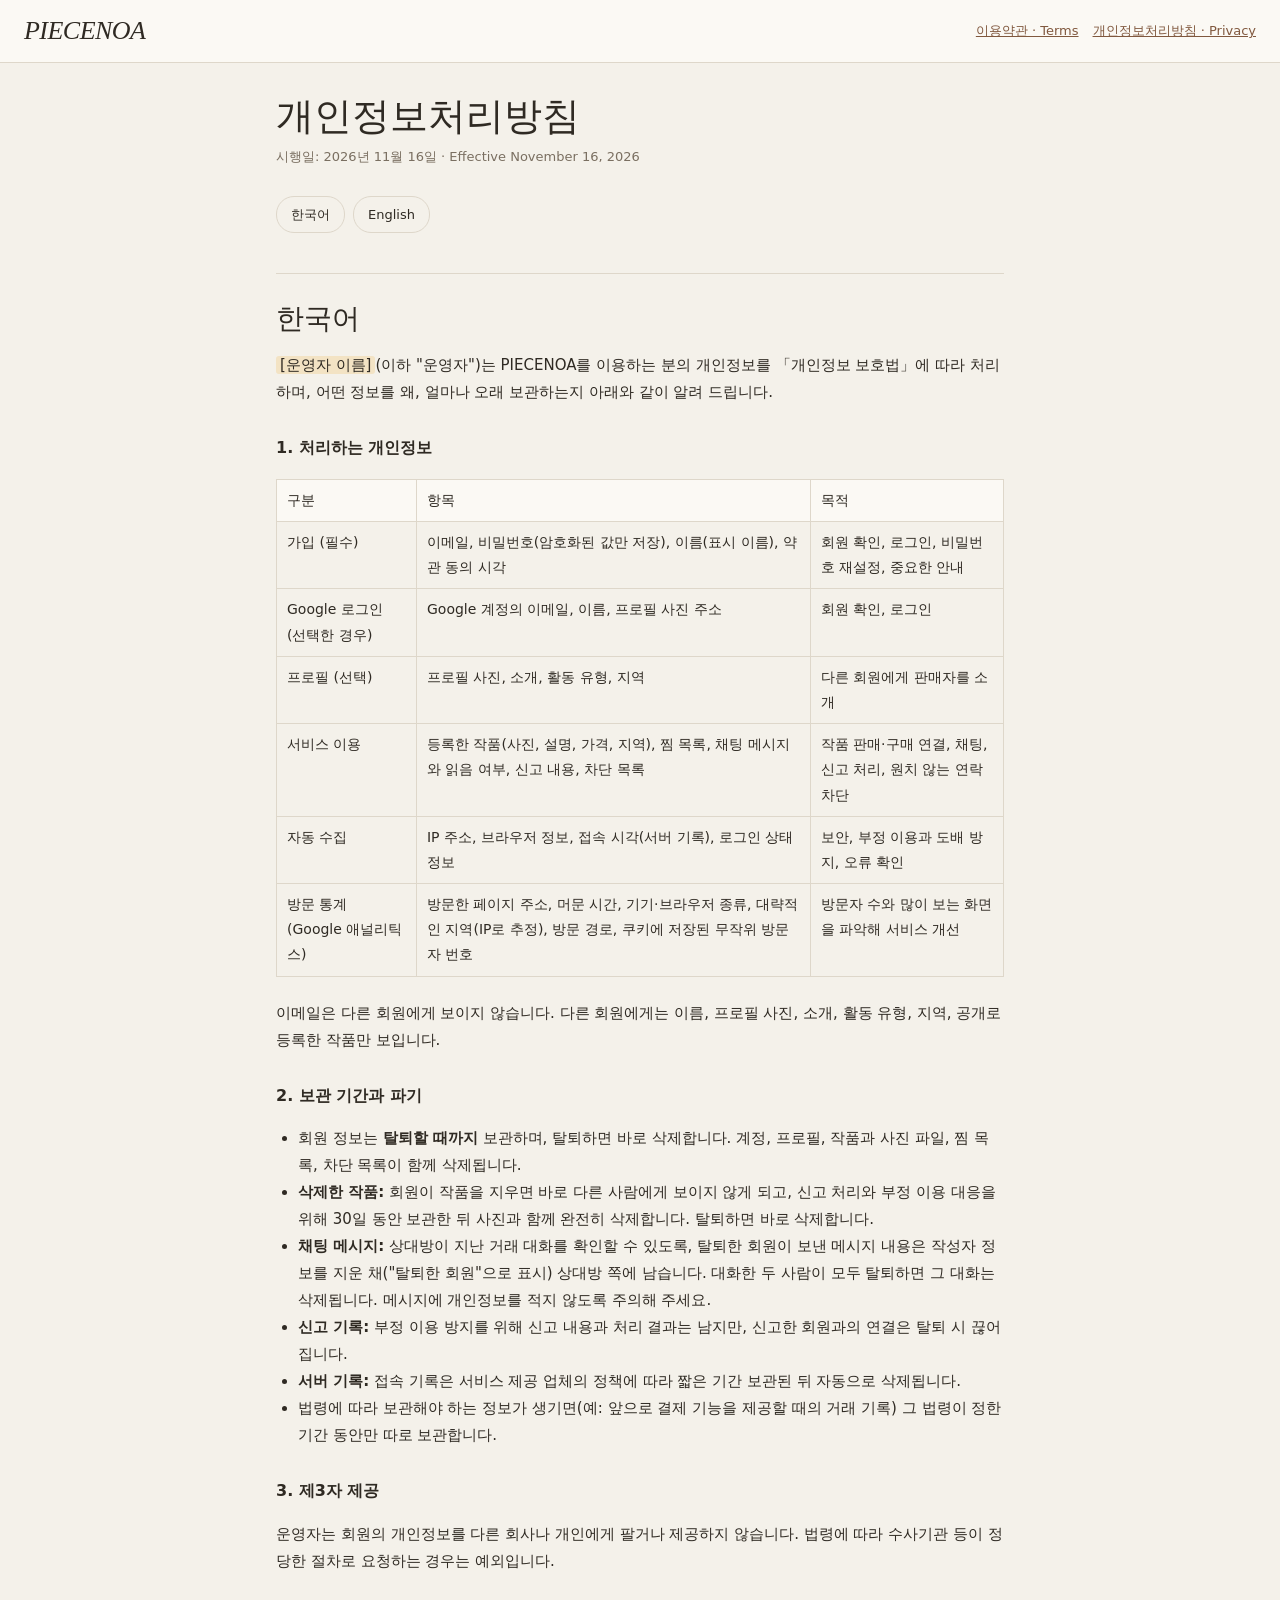
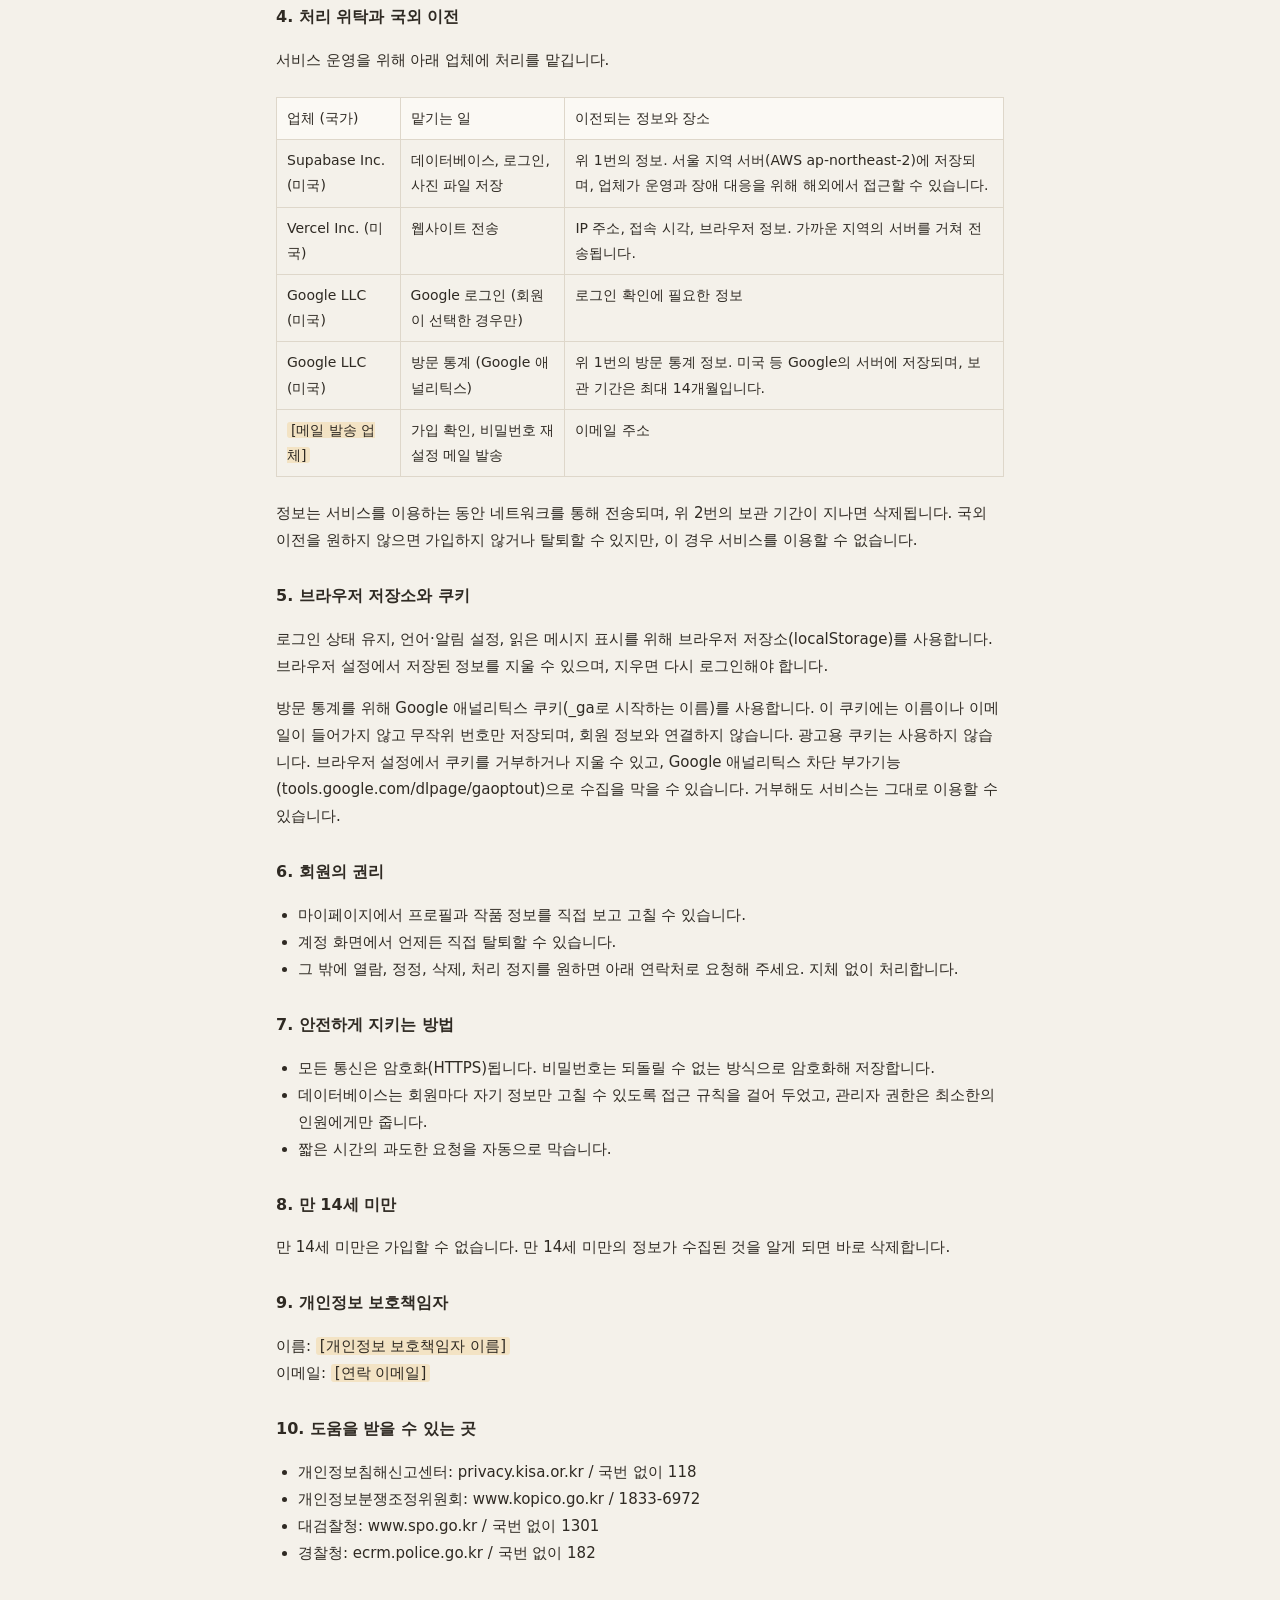
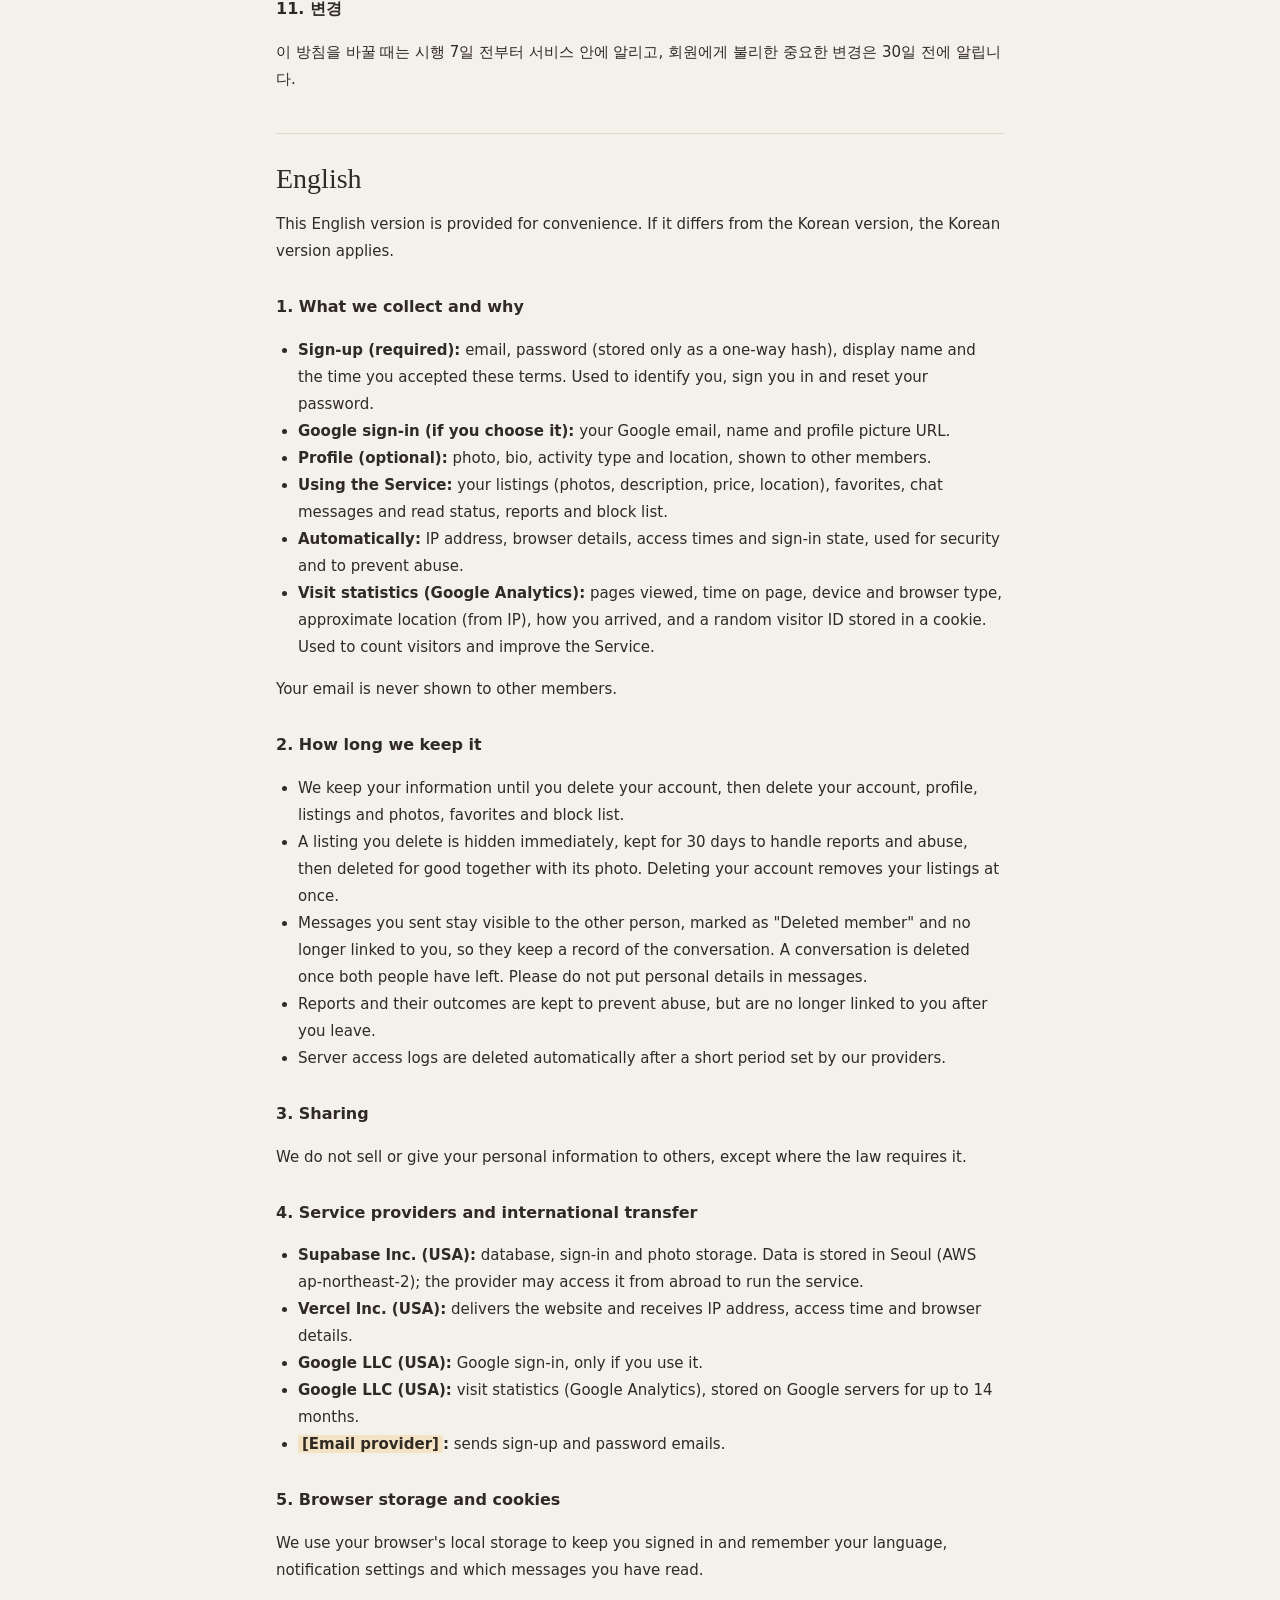
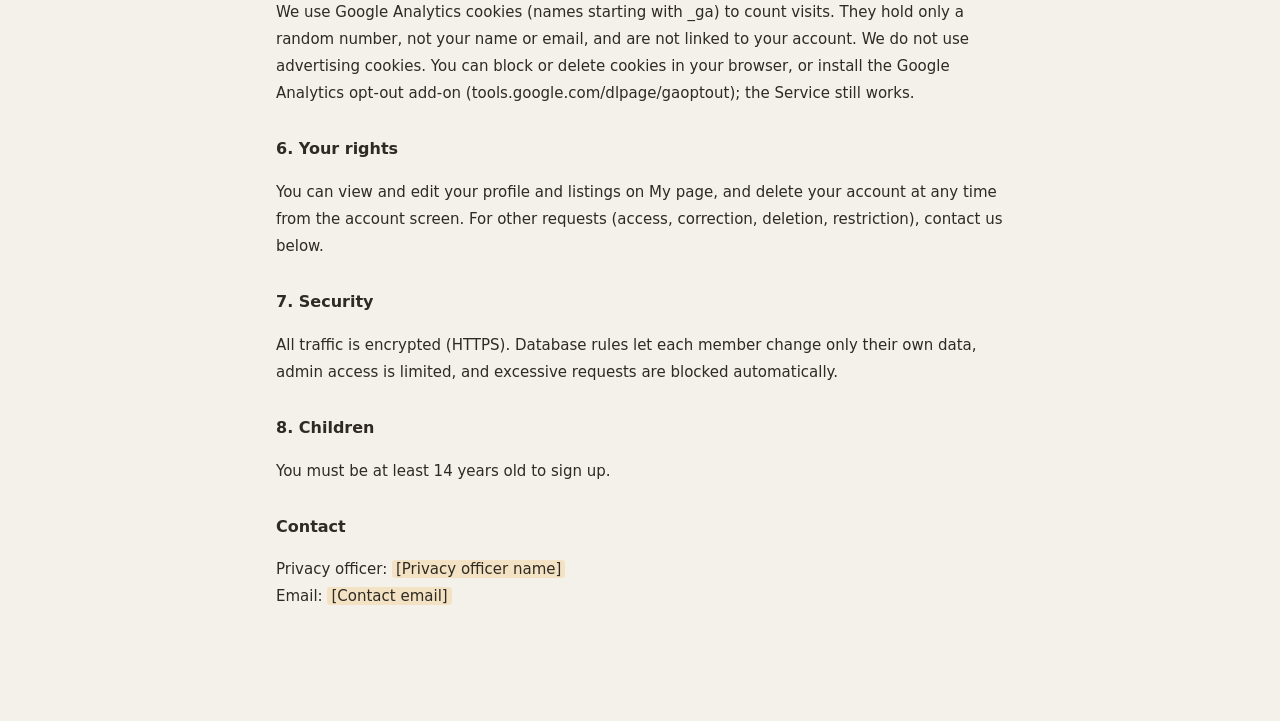
<file: privacy.html>
<!doctype html>
<html lang="ko">
<head>
<meta charset="utf-8">
<!-- Google Analytics 4: runs only on the live site; the address is sent without ?query or #hash so login codes never reach Google. -->
<script>(function(){if(location.hostname!=="piecenoa.vercel.app")return;var id="G-QJEBJ8GX4V";window.dataLayer=window.dataLayer||[];window.gtag=function(){dataLayer.push(arguments)};gtag("js",new Date);gtag("config",id,{page_location:location.origin+location.pathname});var s=document.createElement("script");s.async=true;s.src="https://www.googletagmanager.com/gtag/js?id="+id;document.head.appendChild(s)})();
</script>
<meta name="viewport" content="width=device-width,initial-scale=1">
<title>개인정보처리방침 · PIECENOA</title>
<meta name="description" content="PIECENOA 개인정보처리방침 / Privacy Policy">
<style>:root{--bg:#f4f1ea;--surface:#fbf9f4;--line:#ded7ca;--text:#2f2a23;--muted:#7a6f61;--accent:#80583e;--mark:#f3e3c4;--serif:"Cormorant Garamond",Georgia,serif;--sans:"DM Sans","Pretendard",system-ui,sans-serif}@media(prefers-color-scheme:dark){:root{--bg:#1d1b18;--surface:#25221e;--line:#3d372f;--text:#ece5d8;--muted:#ab9f8d;--accent:#c0a475;--mark:#4a3c22}}*{box-sizing:border-box}html{scroll-behavior:smooth}body{margin:0;background:var(--bg);color:var(--text);font:15px/1.8 var(--sans);-webkit-text-size-adjust:100%}a{color:var(--accent)}.legal-header{display:flex;align-items:center;justify-content:space-between;gap:16px;padding:18px 24px;border-bottom:1px solid var(--line);background:var(--surface)}.legal-brand{font:italic 400 26px/1 var(--serif);letter-spacing:-.02em;color:inherit;text-decoration:none}.legal-header nav{display:flex;gap:14px;font-size:13px}.legal-main{max-width:760px;margin:0 auto;padding:32px 16px 96px}.legal-main h1{font:400 38px/1.15 var(--serif);margin:0 0 6px}.legal-meta{color:var(--muted);font-size:13px;margin:0 0 28px}.legal-lang{display:flex;gap:8px;margin:0 0 32px}.legal-lang a{padding:6px 14px;border:1px solid var(--line);border-radius:18px;text-decoration:none;color:var(--text);font-size:13px}.legal-main section{border-top:1px solid var(--line);padding-top:28px;margin-top:40px}.legal-main h2{font:400 28px/1.2 var(--serif);margin:0 0 16px}.legal-main h3{font-size:16px;margin:28px 0 8px}.legal-main p,.legal-main li{overflow-wrap:anywhere}.legal-main ul,.legal-main ol{padding-left:22px}.legal-main table{width:100%;border-collapse:collapse;font-size:14px;margin:8px 0}.legal-main th,.legal-main td{border:1px solid var(--line);padding:8px 10px;text-align:left;vertical-align:top}.legal-main th{background:var(--surface);font-weight:500}.legal-table{overflow-x:auto}.fill{background:var(--mark);padding:0 4px;border-radius:3px}@media(max-width:640px){.legal-header{padding:14px 16px}.legal-main h1{font-size:32px}}
</style>
<link rel="canonical" href="https://piecenoa.vercel.app/privacy"></head>
<body>
<header class="legal-header">
  <a class="legal-brand" href="./">PIECENOA</a>
  <nav><a href="terms.html">이용약관 · Terms</a><a href="privacy.html" aria-current="page">개인정보처리방침 · Privacy</a></nav>
</header>

<main class="legal-main">
  <h1>개인정보처리방침</h1>
  <p class="legal-meta">시행일: 2026년 11월 16일 · Effective November 16, 2026</p>
  <p class="legal-lang"><a href="#ko">한국어</a><a href="#en" lang="en">English</a></p>

  <section id="ko" lang="ko">
    <h2>한국어</h2>
    <p><span class="fill">[운영자 이름]</span>(이하 "운영자")는 PIECENOA를 이용하는 분의 개인정보를 「개인정보 보호법」에 따라 처리하며, 어떤 정보를 왜, 얼마나 오래 보관하는지 아래와 같이 알려 드립니다.</p>

    <h3>1. 처리하는 개인정보</h3>
    <div class="legal-table"><table>
      <tr><th>구분</th><th>항목</th><th>목적</th></tr>
      <tr><td>가입 (필수)</td><td>이메일, 비밀번호(암호화된 값만 저장), 이름(표시 이름), 약관 동의 시각</td><td>회원 확인, 로그인, 비밀번호 재설정, 중요한 안내</td></tr>
      <tr><td>Google 로그인 (선택한 경우)</td><td>Google 계정의 이메일, 이름, 프로필 사진 주소</td><td>회원 확인, 로그인</td></tr>
      <tr><td>프로필 (선택)</td><td>프로필 사진, 소개, 활동 유형, 지역</td><td>다른 회원에게 판매자를 소개</td></tr>
      <tr><td>서비스 이용</td><td>등록한 작품(사진, 설명, 가격, 지역), 찜 목록, 채팅 메시지와 읽음 여부, 신고 내용, 차단 목록</td><td>작품 판매·구매 연결, 채팅, 신고 처리, 원치 않는 연락 차단</td></tr>
      <tr><td>자동 수집</td><td>IP 주소, 브라우저 정보, 접속 시각(서버 기록), 로그인 상태 정보</td><td>보안, 부정 이용과 도배 방지, 오류 확인</td></tr>
      <tr><td>방문 통계 (Google 애널리틱스)</td><td>방문한 페이지 주소, 머문 시간, 기기·브라우저 종류, 대략적인 지역(IP로 추정), 방문 경로, 쿠키에 저장된 무작위 방문자 번호</td><td>방문자 수와 많이 보는 화면을 파악해 서비스 개선</td></tr>
    </table></div>
    <p>이메일은 다른 회원에게 보이지 않습니다. 다른 회원에게는 이름, 프로필 사진, 소개, 활동 유형, 지역, 공개로 등록한 작품만 보입니다.</p>

    <h3>2. 보관 기간과 파기</h3>
    <ul>
      <li>회원 정보는 <strong>탈퇴할 때까지</strong> 보관하며, 탈퇴하면 바로 삭제합니다. 계정, 프로필, 작품과 사진 파일, 찜 목록, 차단 목록이 함께 삭제됩니다.</li>
      <li><strong>삭제한 작품:</strong> 회원이 작품을 지우면 바로 다른 사람에게 보이지 않게 되고, 신고 처리와 부정 이용 대응을 위해 30일 동안 보관한 뒤 사진과 함께 완전히 삭제합니다. 탈퇴하면 바로 삭제합니다.</li>
      <li><strong>채팅 메시지:</strong> 상대방이 지난 거래 대화를 확인할 수 있도록, 탈퇴한 회원이 보낸 메시지 내용은 작성자 정보를 지운 채("탈퇴한 회원"으로 표시) 상대방 쪽에 남습니다. 대화한 두 사람이 모두 탈퇴하면 그 대화는 삭제됩니다. 메시지에 개인정보를 적지 않도록 주의해 주세요.</li>
      <li><strong>신고 기록:</strong> 부정 이용 방지를 위해 신고 내용과 처리 결과는 남지만, 신고한 회원과의 연결은 탈퇴 시 끊어집니다.</li>
      <li><strong>서버 기록:</strong> 접속 기록은 서비스 제공 업체의 정책에 따라 짧은 기간 보관된 뒤 자동으로 삭제됩니다.</li>
      <li>법령에 따라 보관해야 하는 정보가 생기면(예: 앞으로 결제 기능을 제공할 때의 거래 기록) 그 법령이 정한 기간 동안만 따로 보관합니다.</li>
    </ul>

    <h3>3. 제3자 제공</h3>
    <p>운영자는 회원의 개인정보를 다른 회사나 개인에게 팔거나 제공하지 않습니다. 법령에 따라 수사기관 등이 정당한 절차로 요청하는 경우는 예외입니다.</p>

    <h3>4. 처리 위탁과 국외 이전</h3>
    <p>서비스 운영을 위해 아래 업체에 처리를 맡깁니다.</p>
    <div class="legal-table"><table>
      <tr><th>업체 (국가)</th><th>맡기는 일</th><th>이전되는 정보와 장소</th></tr>
      <tr><td>Supabase Inc. (미국)</td><td>데이터베이스, 로그인, 사진 파일 저장</td><td>위 1번의 정보. 서울 지역 서버(AWS ap-northeast-2)에 저장되며, 업체가 운영과 장애 대응을 위해 해외에서 접근할 수 있습니다.</td></tr>
      <tr><td>Vercel Inc. (미국)</td><td>웹사이트 전송</td><td>IP 주소, 접속 시각, 브라우저 정보. 가까운 지역의 서버를 거쳐 전송됩니다.</td></tr>
      <tr><td>Google LLC (미국)</td><td>Google 로그인 (회원이 선택한 경우만)</td><td>로그인 확인에 필요한 정보</td></tr>
      <tr><td>Google LLC (미국)</td><td>방문 통계 (Google 애널리틱스)</td><td>위 1번의 방문 통계 정보. 미국 등 Google의 서버에 저장되며, 보관 기간은 최대 14개월입니다.</td></tr>
      <tr><td><span class="fill">[메일 발송 업체]</span></td><td>가입 확인, 비밀번호 재설정 메일 발송</td><td>이메일 주소</td></tr>
    </table></div>
    <p>정보는 서비스를 이용하는 동안 네트워크를 통해 전송되며, 위 2번의 보관 기간이 지나면 삭제됩니다. 국외 이전을 원하지 않으면 가입하지 않거나 탈퇴할 수 있지만, 이 경우 서비스를 이용할 수 없습니다.</p>

    <h3>5. 브라우저 저장소와 쿠키</h3>
    <p>로그인 상태 유지, 언어·알림 설정, 읽은 메시지 표시를 위해 브라우저 저장소(localStorage)를 사용합니다. 브라우저 설정에서 저장된 정보를 지울 수 있으며, 지우면 다시 로그인해야 합니다.</p>
    <p>방문 통계를 위해 Google 애널리틱스 쿠키(_ga로 시작하는 이름)를 사용합니다. 이 쿠키에는 이름이나 이메일이 들어가지 않고 무작위 번호만 저장되며, 회원 정보와 연결하지 않습니다. 광고용 쿠키는 사용하지 않습니다. 브라우저 설정에서 쿠키를 거부하거나 지울 수 있고, Google 애널리틱스 차단 부가기능(tools.google.com/dlpage/gaoptout)으로 수집을 막을 수 있습니다. 거부해도 서비스는 그대로 이용할 수 있습니다.</p>

    <h3>6. 회원의 권리</h3>
    <ul>
      <li>마이페이지에서 프로필과 작품 정보를 직접 보고 고칠 수 있습니다.</li>
      <li>계정 화면에서 언제든 직접 탈퇴할 수 있습니다.</li>
      <li>그 밖에 열람, 정정, 삭제, 처리 정지를 원하면 아래 연락처로 요청해 주세요. 지체 없이 처리합니다.</li>
    </ul>

    <h3>7. 안전하게 지키는 방법</h3>
    <ul>
      <li>모든 통신은 암호화(HTTPS)됩니다. 비밀번호는 되돌릴 수 없는 방식으로 암호화해 저장합니다.</li>
      <li>데이터베이스는 회원마다 자기 정보만 고칠 수 있도록 접근 규칙을 걸어 두었고, 관리자 권한은 최소한의 인원에게만 줍니다.</li>
      <li>짧은 시간의 과도한 요청을 자동으로 막습니다.</li>
    </ul>

    <h3>8. 만 14세 미만</h3>
    <p>만 14세 미만은 가입할 수 없습니다. 만 14세 미만의 정보가 수집된 것을 알게 되면 바로 삭제합니다.</p>

    <h3>9. 개인정보 보호책임자</h3>
    <p>이름: <span class="fill">[개인정보 보호책임자 이름]</span><br>이메일: <span class="fill">[연락 이메일]</span></p>

    <h3>10. 도움을 받을 수 있는 곳</h3>
    <ul>
      <li>개인정보침해신고센터: privacy.kisa.or.kr / 국번 없이 118</li>
      <li>개인정보분쟁조정위원회: www.kopico.go.kr / 1833-6972</li>
      <li>대검찰청: www.spo.go.kr / 국번 없이 1301</li>
      <li>경찰청: ecrm.police.go.kr / 국번 없이 182</li>
    </ul>

    <h3>11. 변경</h3>
    <p>이 방침을 바꿀 때는 시행 7일 전부터 서비스 안에 알리고, 회원에게 불리한 중요한 변경은 30일 전에 알립니다.</p>
  </section>

  <section id="en" lang="en">
    <h2>English</h2>
    <p>This English version is provided for convenience. If it differs from the Korean version, the Korean version applies.</p>

    <h3>1. What we collect and why</h3>
    <ul>
      <li><strong>Sign-up (required):</strong> email, password (stored only as a one-way hash), display name and the time you accepted these terms. Used to identify you, sign you in and reset your password.</li>
      <li><strong>Google sign-in (if you choose it):</strong> your Google email, name and profile picture URL.</li>
      <li><strong>Profile (optional):</strong> photo, bio, activity type and location, shown to other members.</li>
      <li><strong>Using the Service:</strong> your listings (photos, description, price, location), favorites, chat messages and read status, reports and block list.</li>
      <li><strong>Automatically:</strong> IP address, browser details, access times and sign-in state, used for security and to prevent abuse.</li>
      <li><strong>Visit statistics (Google Analytics):</strong> pages viewed, time on page, device and browser type, approximate location (from IP), how you arrived, and a random visitor ID stored in a cookie. Used to count visitors and improve the Service.</li>
    </ul>
    <p>Your email is never shown to other members.</p>

    <h3>2. How long we keep it</h3>
    <ul>
      <li>We keep your information until you delete your account, then delete your account, profile, listings and photos, favorites and block list.</li>
      <li>A listing you delete is hidden immediately, kept for 30 days to handle reports and abuse, then deleted for good together with its photo. Deleting your account removes your listings at once.</li>
      <li>Messages you sent stay visible to the other person, marked as "Deleted member" and no longer linked to you, so they keep a record of the conversation. A conversation is deleted once both people have left. Please do not put personal details in messages.</li>
      <li>Reports and their outcomes are kept to prevent abuse, but are no longer linked to you after you leave.</li>
      <li>Server access logs are deleted automatically after a short period set by our providers.</li>
    </ul>

    <h3>3. Sharing</h3>
    <p>We do not sell or give your personal information to others, except where the law requires it.</p>

    <h3>4. Service providers and international transfer</h3>
    <ul>
      <li><strong>Supabase Inc. (USA):</strong> database, sign-in and photo storage. Data is stored in Seoul (AWS ap-northeast-2); the provider may access it from abroad to run the service.</li>
      <li><strong>Vercel Inc. (USA):</strong> delivers the website and receives IP address, access time and browser details.</li>
      <li><strong>Google LLC (USA):</strong> Google sign-in, only if you use it.</li>
      <li><strong>Google LLC (USA):</strong> visit statistics (Google Analytics), stored on Google servers for up to 14 months.</li>
      <li><strong><span class="fill">[Email provider]</span>:</strong> sends sign-up and password emails.</li>
    </ul>

    <h3>5. Browser storage and cookies</h3>
    <p>We use your browser's local storage to keep you signed in and remember your language, notification settings and which messages you have read.</p>
    <p>We use Google Analytics cookies (names starting with _ga) to count visits. They hold only a random number, not your name or email, and are not linked to your account. We do not use advertising cookies. You can block or delete cookies in your browser, or install the Google Analytics opt-out add-on (tools.google.com/dlpage/gaoptout); the Service still works.</p>

    <h3>6. Your rights</h3>
    <p>You can view and edit your profile and listings on My page, and delete your account at any time from the account screen. For other requests (access, correction, deletion, restriction), contact us below.</p>

    <h3>7. Security</h3>
    <p>All traffic is encrypted (HTTPS). Database rules let each member change only their own data, admin access is limited, and excessive requests are blocked automatically.</p>

    <h3>8. Children</h3>
    <p>You must be at least 14 years old to sign up.</p>

    <h3>Contact</h3>
    <p>Privacy officer: <span class="fill">[Privacy officer name]</span><br>Email: <span class="fill">[Contact email]</span></p>
  </section>
</main>
</body>
</html>
</file>
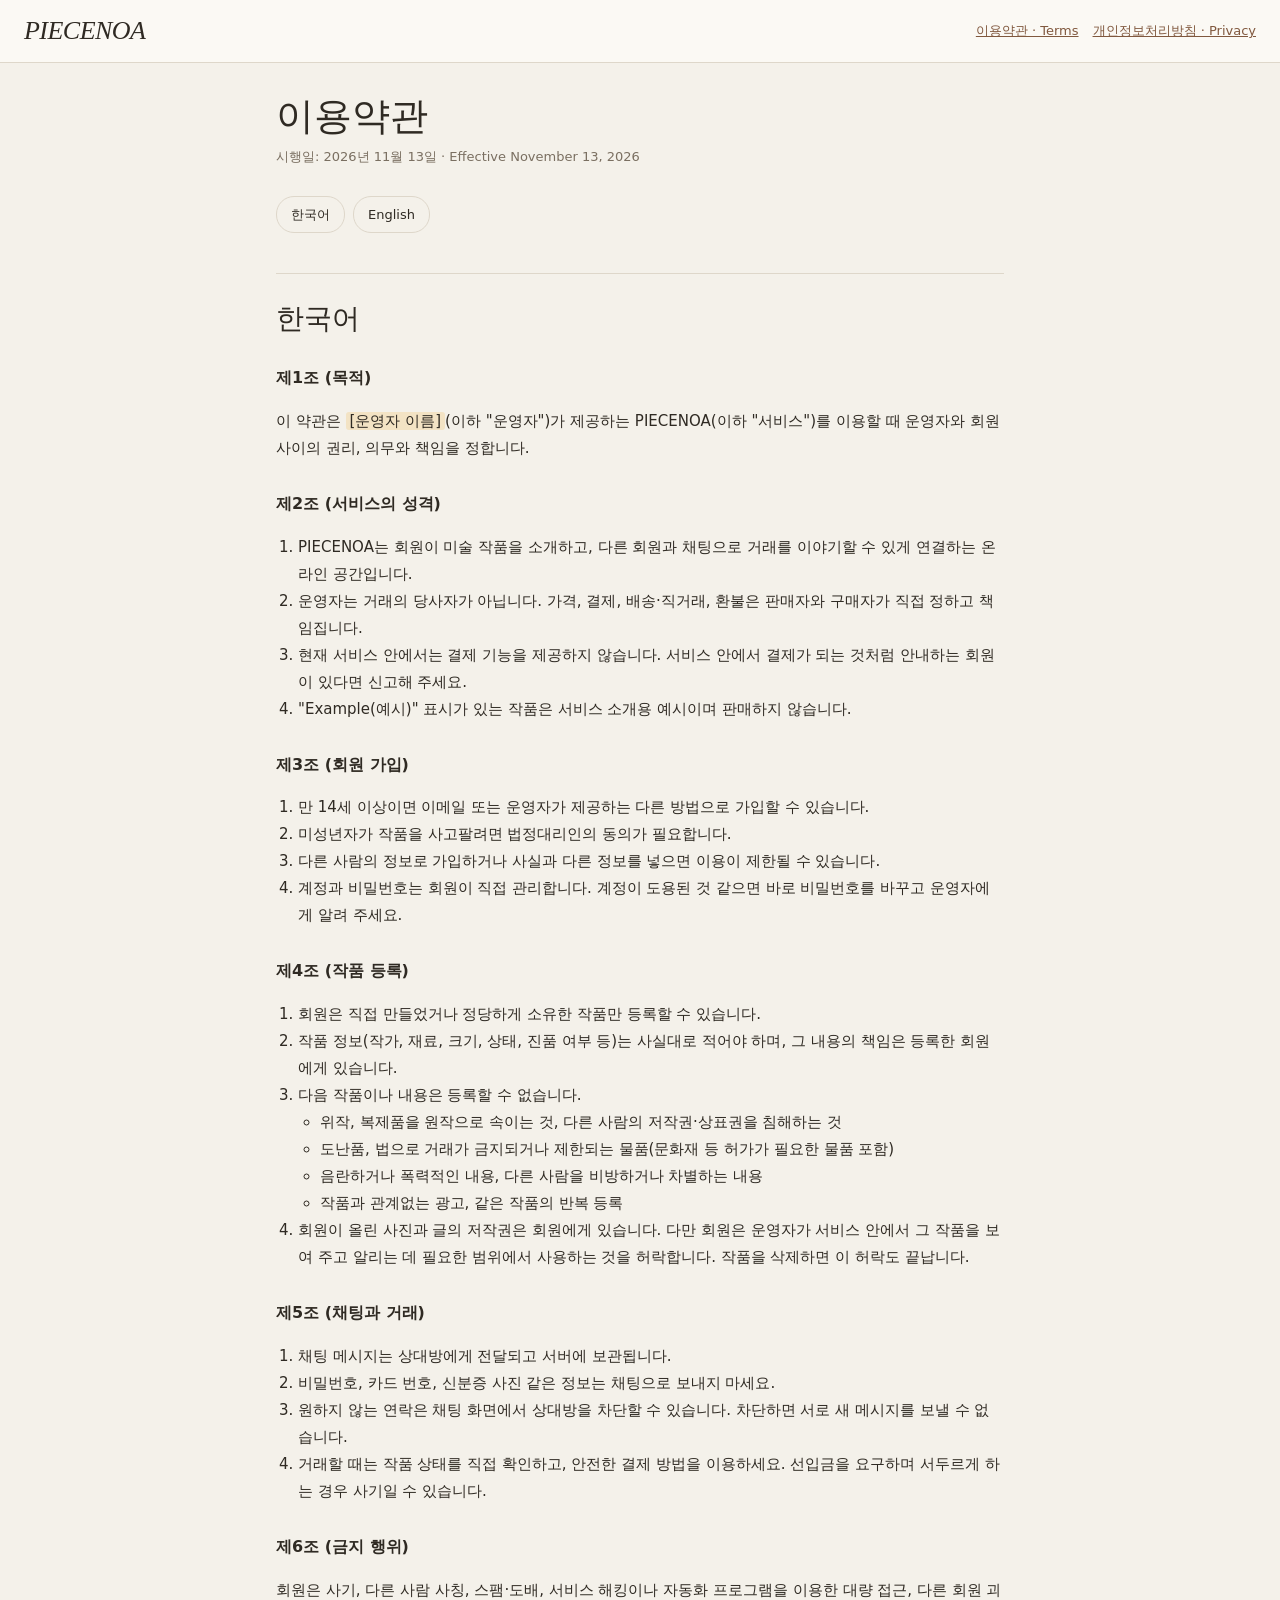
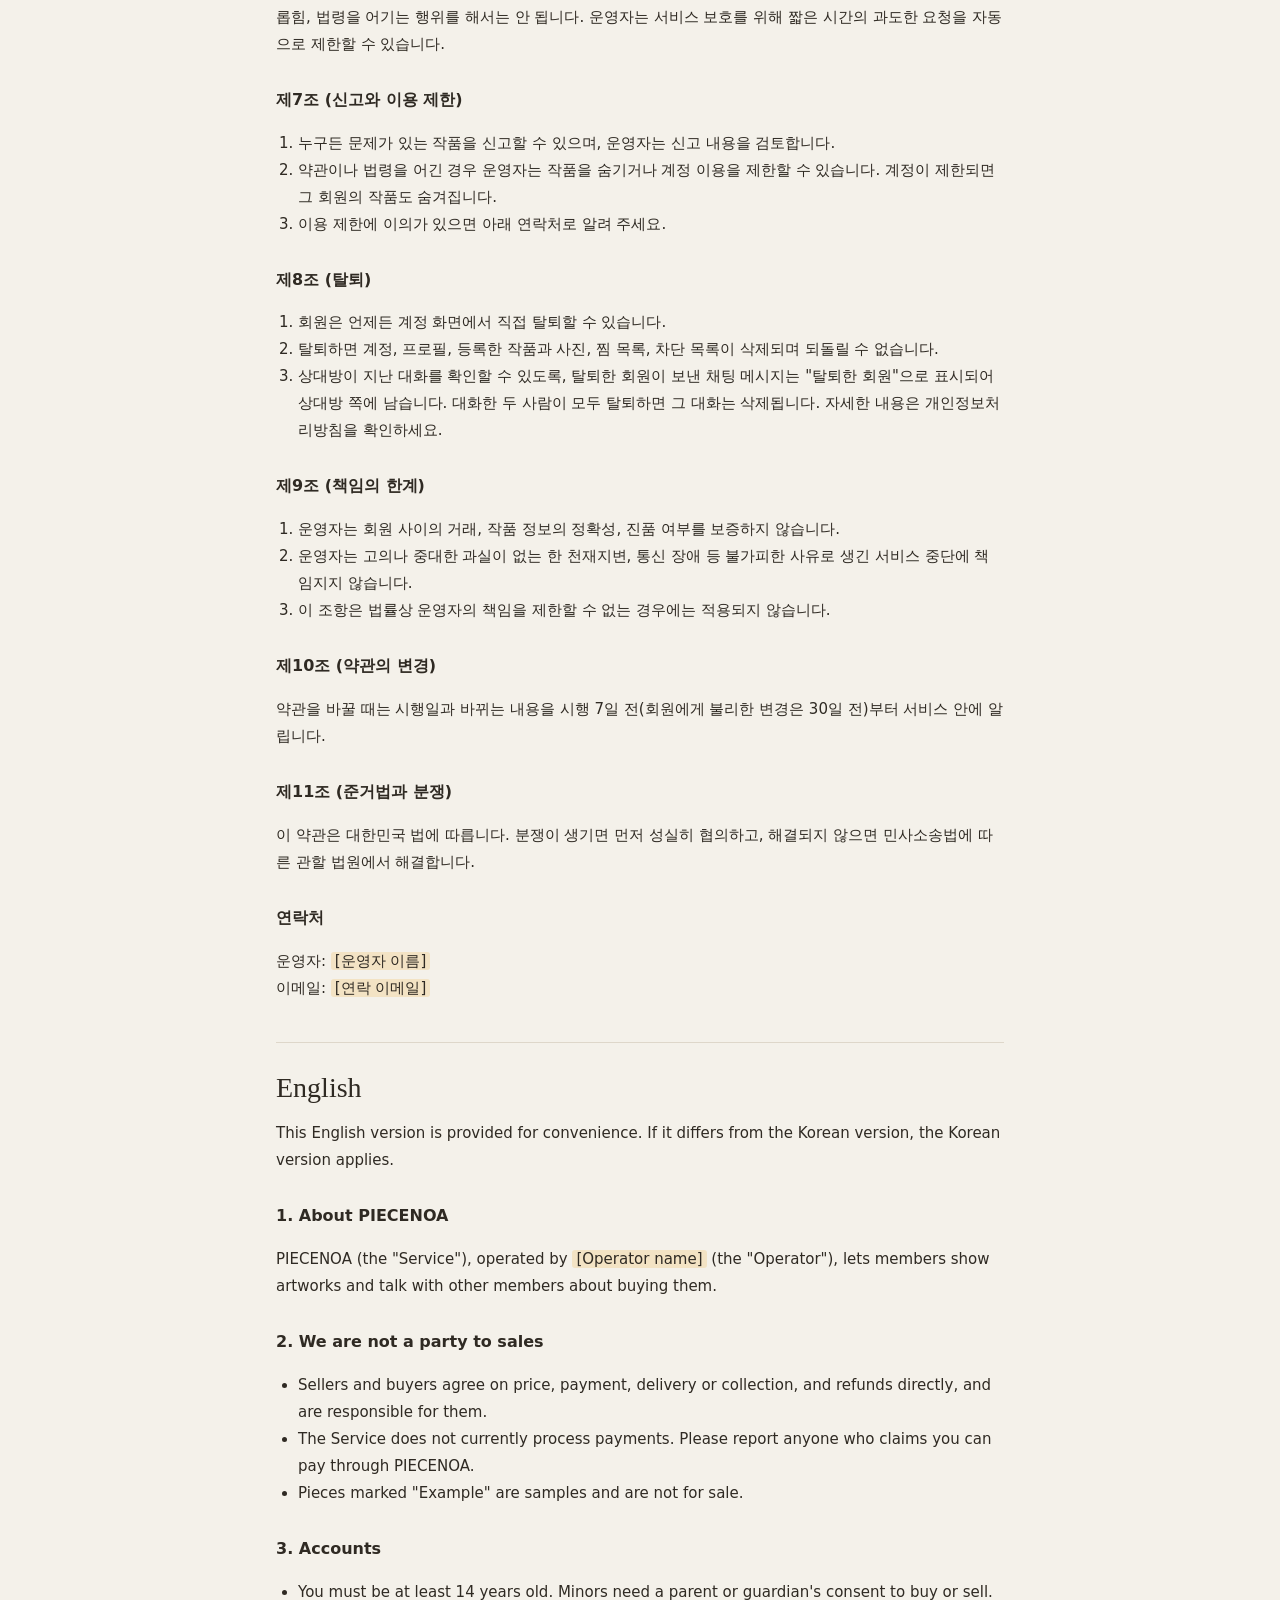
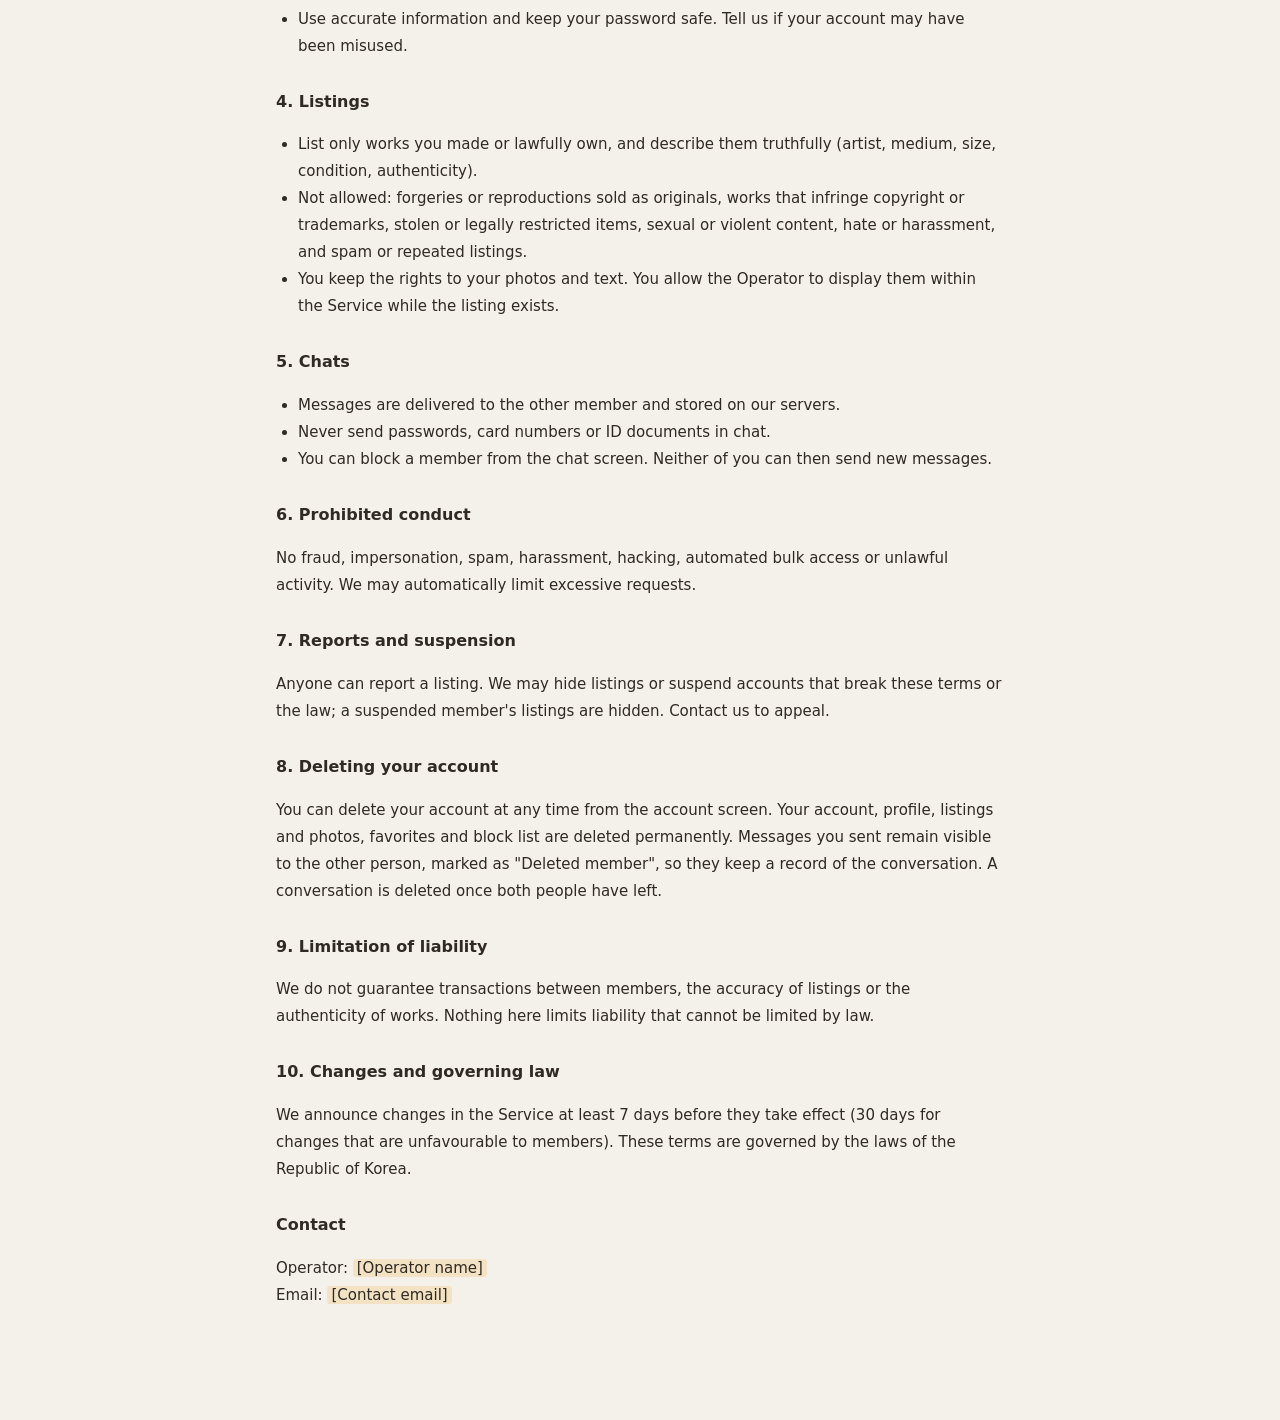
<file: terms.html>
<!doctype html>
<html lang="ko">
<head>
<meta charset="utf-8">
<!-- Google Analytics 4: runs only on the live site; the address is sent without ?query or #hash so login codes never reach Google. -->
<script>(function(){if(location.hostname!=="piecenoa.vercel.app")return;var id="G-QJEBJ8GX4V";window.dataLayer=window.dataLayer||[];window.gtag=function(){dataLayer.push(arguments)};gtag("js",new Date);gtag("config",id,{page_location:location.origin+location.pathname});var s=document.createElement("script");s.async=true;s.src="https://www.googletagmanager.com/gtag/js?id="+id;document.head.appendChild(s)})();
</script>
<meta name="viewport" content="width=device-width,initial-scale=1">
<title>이용약관 · PIECENOA</title>
<meta name="description" content="PIECENOA 이용약관 / Terms of Service">
<style>:root{--bg:#f4f1ea;--surface:#fbf9f4;--line:#ded7ca;--text:#2f2a23;--muted:#7a6f61;--accent:#80583e;--mark:#f3e3c4;--serif:"Cormorant Garamond",Georgia,serif;--sans:"DM Sans","Pretendard",system-ui,sans-serif}@media(prefers-color-scheme:dark){:root{--bg:#1d1b18;--surface:#25221e;--line:#3d372f;--text:#ece5d8;--muted:#ab9f8d;--accent:#c0a475;--mark:#4a3c22}}*{box-sizing:border-box}html{scroll-behavior:smooth}body{margin:0;background:var(--bg);color:var(--text);font:15px/1.8 var(--sans);-webkit-text-size-adjust:100%}a{color:var(--accent)}.legal-header{display:flex;align-items:center;justify-content:space-between;gap:16px;padding:18px 24px;border-bottom:1px solid var(--line);background:var(--surface)}.legal-brand{font:italic 400 26px/1 var(--serif);letter-spacing:-.02em;color:inherit;text-decoration:none}.legal-header nav{display:flex;gap:14px;font-size:13px}.legal-main{max-width:760px;margin:0 auto;padding:32px 16px 96px}.legal-main h1{font:400 38px/1.15 var(--serif);margin:0 0 6px}.legal-meta{color:var(--muted);font-size:13px;margin:0 0 28px}.legal-lang{display:flex;gap:8px;margin:0 0 32px}.legal-lang a{padding:6px 14px;border:1px solid var(--line);border-radius:18px;text-decoration:none;color:var(--text);font-size:13px}.legal-main section{border-top:1px solid var(--line);padding-top:28px;margin-top:40px}.legal-main h2{font:400 28px/1.2 var(--serif);margin:0 0 16px}.legal-main h3{font-size:16px;margin:28px 0 8px}.legal-main p,.legal-main li{overflow-wrap:anywhere}.legal-main ul,.legal-main ol{padding-left:22px}.legal-main table{width:100%;border-collapse:collapse;font-size:14px;margin:8px 0}.legal-main th,.legal-main td{border:1px solid var(--line);padding:8px 10px;text-align:left;vertical-align:top}.legal-main th{background:var(--surface);font-weight:500}.legal-table{overflow-x:auto}.fill{background:var(--mark);padding:0 4px;border-radius:3px}@media(max-width:640px){.legal-header{padding:14px 16px}.legal-main h1{font-size:32px}}
</style>
<link rel="canonical" href="https://piecenoa.vercel.app/terms"></head>
<body>
<header class="legal-header">
  <a class="legal-brand" href="./">PIECENOA</a>
  <nav><a href="terms.html" aria-current="page">이용약관 · Terms</a><a href="privacy.html">개인정보처리방침 · Privacy</a></nav>
</header>

<main class="legal-main">
  <h1>이용약관</h1>
  <p class="legal-meta">시행일: 2026년 11월 13일 · Effective November 13, 2026</p>
  <p class="legal-lang"><a href="#ko">한국어</a><a href="#en" lang="en">English</a></p>

  <section id="ko" lang="ko">
    <h2>한국어</h2>

    <h3>제1조 (목적)</h3>
    <p>이 약관은 <span class="fill">[운영자 이름]</span>(이하 "운영자")가 제공하는 PIECENOA(이하 "서비스")를 이용할 때 운영자와 회원 사이의 권리, 의무와 책임을 정합니다.</p>

    <h3>제2조 (서비스의 성격)</h3>
    <ol>
      <li>PIECENOA는 회원이 미술 작품을 소개하고, 다른 회원과 채팅으로 거래를 이야기할 수 있게 연결하는 온라인 공간입니다.</li>
      <li>운영자는 거래의 당사자가 아닙니다. 가격, 결제, 배송·직거래, 환불은 판매자와 구매자가 직접 정하고 책임집니다.</li>
      <li>현재 서비스 안에서는 결제 기능을 제공하지 않습니다. 서비스 안에서 결제가 되는 것처럼 안내하는 회원이 있다면 신고해 주세요.</li>
      <li>"Example(예시)" 표시가 있는 작품은 서비스 소개용 예시이며 판매하지 않습니다.</li>
    </ol>

    <h3>제3조 (회원 가입)</h3>
    <ol>
      <li>만 14세 이상이면 이메일 또는 운영자가 제공하는 다른 방법으로 가입할 수 있습니다.</li>
      <li>미성년자가 작품을 사고팔려면 법정대리인의 동의가 필요합니다.</li>
      <li>다른 사람의 정보로 가입하거나 사실과 다른 정보를 넣으면 이용이 제한될 수 있습니다.</li>
      <li>계정과 비밀번호는 회원이 직접 관리합니다. 계정이 도용된 것 같으면 바로 비밀번호를 바꾸고 운영자에게 알려 주세요.</li>
    </ol>

    <h3>제4조 (작품 등록)</h3>
    <ol>
      <li>회원은 직접 만들었거나 정당하게 소유한 작품만 등록할 수 있습니다.</li>
      <li>작품 정보(작가, 재료, 크기, 상태, 진품 여부 등)는 사실대로 적어야 하며, 그 내용의 책임은 등록한 회원에게 있습니다.</li>
      <li>다음 작품이나 내용은 등록할 수 없습니다.
        <ul>
          <li>위작, 복제품을 원작으로 속이는 것, 다른 사람의 저작권·상표권을 침해하는 것</li>
          <li>도난품, 법으로 거래가 금지되거나 제한되는 물품(문화재 등 허가가 필요한 물품 포함)</li>
          <li>음란하거나 폭력적인 내용, 다른 사람을 비방하거나 차별하는 내용</li>
          <li>작품과 관계없는 광고, 같은 작품의 반복 등록</li>
        </ul>
      </li>
      <li>회원이 올린 사진과 글의 저작권은 회원에게 있습니다. 다만 회원은 운영자가 서비스 안에서 그 작품을 보여 주고 알리는 데 필요한 범위에서 사용하는 것을 허락합니다. 작품을 삭제하면 이 허락도 끝납니다.</li>
    </ol>

    <h3>제5조 (채팅과 거래)</h3>
    <ol>
      <li>채팅 메시지는 상대방에게 전달되고 서버에 보관됩니다.</li>
      <li>비밀번호, 카드 번호, 신분증 사진 같은 정보는 채팅으로 보내지 마세요.</li>
      <li>원하지 않는 연락은 채팅 화면에서 상대방을 차단할 수 있습니다. 차단하면 서로 새 메시지를 보낼 수 없습니다.</li>
      <li>거래할 때는 작품 상태를 직접 확인하고, 안전한 결제 방법을 이용하세요. 선입금을 요구하며 서두르게 하는 경우 사기일 수 있습니다.</li>
    </ol>

    <h3>제6조 (금지 행위)</h3>
    <p>회원은 사기, 다른 사람 사칭, 스팸·도배, 서비스 해킹이나 자동화 프로그램을 이용한 대량 접근, 다른 회원 괴롭힘, 법령을 어기는 행위를 해서는 안 됩니다. 운영자는 서비스 보호를 위해 짧은 시간의 과도한 요청을 자동으로 제한할 수 있습니다.</p>

    <h3>제7조 (신고와 이용 제한)</h3>
    <ol>
      <li>누구든 문제가 있는 작품을 신고할 수 있으며, 운영자는 신고 내용을 검토합니다.</li>
      <li>약관이나 법령을 어긴 경우 운영자는 작품을 숨기거나 계정 이용을 제한할 수 있습니다. 계정이 제한되면 그 회원의 작품도 숨겨집니다.</li>
      <li>이용 제한에 이의가 있으면 아래 연락처로 알려 주세요.</li>
    </ol>

    <h3>제8조 (탈퇴)</h3>
    <ol>
      <li>회원은 언제든 계정 화면에서 직접 탈퇴할 수 있습니다.</li>
      <li>탈퇴하면 계정, 프로필, 등록한 작품과 사진, 찜 목록, 차단 목록이 삭제되며 되돌릴 수 없습니다.</li>
      <li>상대방이 지난 대화를 확인할 수 있도록, 탈퇴한 회원이 보낸 채팅 메시지는 "탈퇴한 회원"으로 표시되어 상대방 쪽에 남습니다. 대화한 두 사람이 모두 탈퇴하면 그 대화는 삭제됩니다. 자세한 내용은 개인정보처리방침을 확인하세요.</li>
    </ol>

    <h3>제9조 (책임의 한계)</h3>
    <ol>
      <li>운영자는 회원 사이의 거래, 작품 정보의 정확성, 진품 여부를 보증하지 않습니다.</li>
      <li>운영자는 고의나 중대한 과실이 없는 한 천재지변, 통신 장애 등 불가피한 사유로 생긴 서비스 중단에 책임지지 않습니다.</li>
      <li>이 조항은 법률상 운영자의 책임을 제한할 수 없는 경우에는 적용되지 않습니다.</li>
    </ol>

    <h3>제10조 (약관의 변경)</h3>
    <p>약관을 바꿀 때는 시행일과 바뀌는 내용을 시행 7일 전(회원에게 불리한 변경은 30일 전)부터 서비스 안에 알립니다.</p>

    <h3>제11조 (준거법과 분쟁)</h3>
    <p>이 약관은 대한민국 법에 따릅니다. 분쟁이 생기면 먼저 성실히 협의하고, 해결되지 않으면 민사소송법에 따른 관할 법원에서 해결합니다.</p>

    <h3>연락처</h3>
    <p>운영자: <span class="fill">[운영자 이름]</span><br>이메일: <span class="fill">[연락 이메일]</span></p>
  </section>

  <section id="en" lang="en">
    <h2>English</h2>
    <p>This English version is provided for convenience. If it differs from the Korean version, the Korean version applies.</p>

    <h3>1. About PIECENOA</h3>
    <p>PIECENOA (the "Service"), operated by <span class="fill">[Operator name]</span> (the "Operator"), lets members show artworks and talk with other members about buying them.</p>

    <h3>2. We are not a party to sales</h3>
    <ul>
      <li>Sellers and buyers agree on price, payment, delivery or collection, and refunds directly, and are responsible for them.</li>
      <li>The Service does not currently process payments. Please report anyone who claims you can pay through PIECENOA.</li>
      <li>Pieces marked "Example" are samples and are not for sale.</li>
    </ul>

    <h3>3. Accounts</h3>
    <ul>
      <li>You must be at least 14 years old. Minors need a parent or guardian's consent to buy or sell.</li>
      <li>Use accurate information and keep your password safe. Tell us if your account may have been misused.</li>
    </ul>

    <h3>4. Listings</h3>
    <ul>
      <li>List only works you made or lawfully own, and describe them truthfully (artist, medium, size, condition, authenticity).</li>
      <li>Not allowed: forgeries or reproductions sold as originals, works that infringe copyright or trademarks, stolen or legally restricted items, sexual or violent content, hate or harassment, and spam or repeated listings.</li>
      <li>You keep the rights to your photos and text. You allow the Operator to display them within the Service while the listing exists.</li>
    </ul>

    <h3>5. Chats</h3>
    <ul>
      <li>Messages are delivered to the other member and stored on our servers.</li>
      <li>Never send passwords, card numbers or ID documents in chat.</li>
      <li>You can block a member from the chat screen. Neither of you can then send new messages.</li>
    </ul>

    <h3>6. Prohibited conduct</h3>
    <p>No fraud, impersonation, spam, harassment, hacking, automated bulk access or unlawful activity. We may automatically limit excessive requests.</p>

    <h3>7. Reports and suspension</h3>
    <p>Anyone can report a listing. We may hide listings or suspend accounts that break these terms or the law; a suspended member's listings are hidden. Contact us to appeal.</p>

    <h3>8. Deleting your account</h3>
    <p>You can delete your account at any time from the account screen. Your account, profile, listings and photos, favorites and block list are deleted permanently. Messages you sent remain visible to the other person, marked as "Deleted member", so they keep a record of the conversation. A conversation is deleted once both people have left.</p>

    <h3>9. Limitation of liability</h3>
    <p>We do not guarantee transactions between members, the accuracy of listings or the authenticity of works. Nothing here limits liability that cannot be limited by law.</p>

    <h3>10. Changes and governing law</h3>
    <p>We announce changes in the Service at least 7 days before they take effect (30 days for changes that are unfavourable to members). These terms are governed by the laws of the Republic of Korea.</p>

    <h3>Contact</h3>
    <p>Operator: <span class="fill">[Operator name]</span><br>Email: <span class="fill">[Contact email]</span></p>
  </section>
</main>
</body>
</html>
</file>
